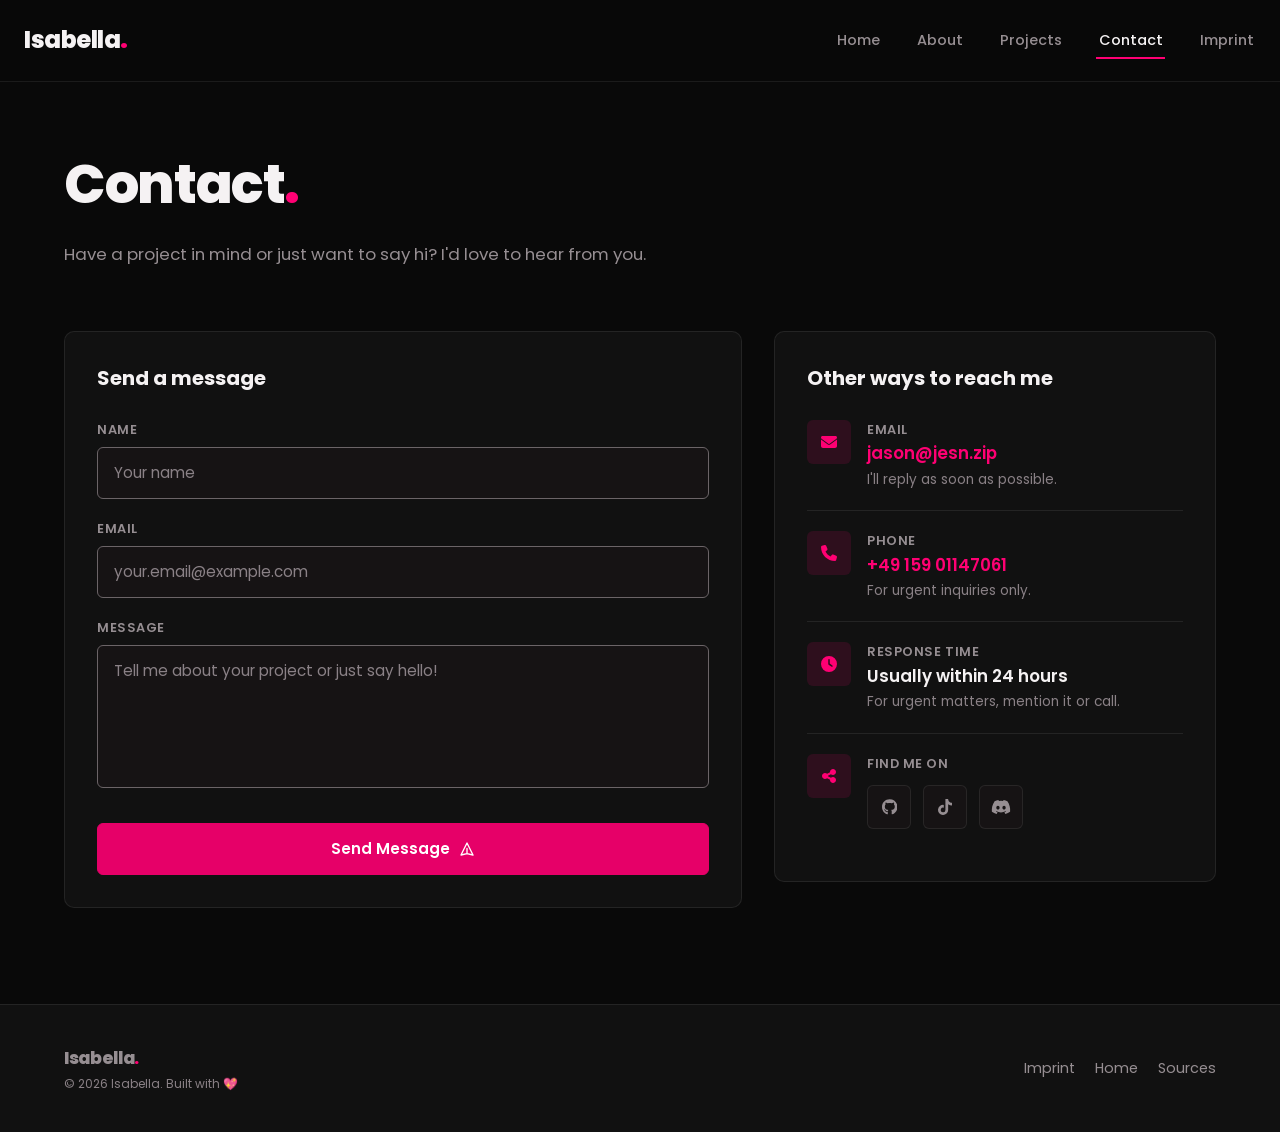
<file: contact.html>
<!doctype html>
<html lang="en">
  <head>
    <meta charset="UTF-8" />
    <meta name="viewport" content="width=device-width, initial-scale=1.0" />
    <title>Contact — Isabella</title>
    <link rel="preconnect" href="https://fonts.googleapis.com" />
    <link rel="preconnect" href="https://fonts.gstatic.com" crossorigin />
    <link
      href="https://fonts.googleapis.com/css2?family=Poppins:wght@400;500;600;700;800&family=JetBrains+Mono:wght@400&display=swap"
      rel="stylesheet"
    />
    <link rel="stylesheet" href="./out.css" />
    <script>document.documentElement.classList.add("js");</script>
  </head>
  <!-- Icons: Font Awesome Free 6.4 by @fontawesome, https://fontawesome.com (CC BY 4.0) -->
  <body>
    <!-- Nav -->
    <nav class="nav-strip" id="nav-strip">
      <div class="max-w-7xl mx-auto flex justify-between items-center">
        <a href="/" class="logo">Isabella<em>.</em></a>
        <div class="hidden md:flex items-center gap-8">
          <a href="/" class="nav-link">Home</a>
          <a href="/#about" class="nav-link">About</a>
          <a href="/#projects" class="nav-link">Projects</a>
          <a href="./contact" class="nav-link is-current">Contact</a>
          <a href="./imprint" class="nav-link">Imprint</a>
        </div>
        <button
          id="mobile-menu-button"
          class="md:hidden flex items-center justify-center icon-btn"
          aria-label="Menu"
          aria-controls="mobile-menu"
          aria-expanded="false"
        >
          <svg class="w-5 h-5" aria-hidden="true" fill="none" stroke="currentColor" viewBox="0 0 24 24">
            <path class="mobile-menu-icon" stroke-linecap="round" stroke-linejoin="round" stroke-width="2" d="M4 6h16M4 12h16M4 18h16" />
          </svg>
        </button>
      </div>
      <div id="mobile-menu" class="mt-4 md:hidden">
        <div class="flex flex-col gap-3 p-4" style="background: var(--panel-2); border: 1px solid var(--seam)">
          <a href="/" class="nav-link text-center">Home</a>
          <a href="/#about" class="nav-link text-center">About</a>
          <a href="/#projects" class="nav-link text-center">Projects</a>
          <a href="./contact" class="nav-link text-center is-current">Contact</a>
          <a href="./imprint" class="nav-link text-center">Imprint</a>
        </div>
      </div>
    </nav>

    <!-- Main -->
    <main class="pt-36 pb-24 px-6">
      <div class="max-w-6xl mx-auto">
        <div class="section-head reveal mb-16">
          <h1 class="mb-4">Contact<span style="color: var(--accent)">.</span></h1>
          <p>Have a project in mind or just want to say hi? I'd love to hear from you.</p>
        </div>

        <div class="grid lg:grid-cols-5 gap-8 items-start">
          <!-- Form panel -->
          <div class="lg:col-span-3 panel panel--static p-8 reveal" style="transition-delay: 0.05s">
            <h2 class="text-xl font-bold mb-7" style="color: var(--text-1)">Send a message</h2>
            <form action="https://formspree.io/f/xblgvqoe" method="POST" class="flex flex-col gap-5">
              <div>
                <label class="field-label" for="name">Name</label>
                <input type="text" id="name" name="name" required placeholder="Your name" class="field" />
              </div>
              <div>
                <label class="field-label" for="email">Email</label>
                <input type="email" id="email" name="email" required placeholder="your.email@example.com" class="field" />
              </div>
              <div>
                <label class="field-label" for="message">Message</label>
                <textarea id="message" name="message" rows="5" required placeholder="Tell me about your project or just say hello!" class="field" style="resize: none"></textarea>
              </div>
              <button type="submit" class="panel-btn panel-btn--accent w-full mt-2">
                Send Message
                <svg width="16" height="16" fill="none" stroke="currentColor" viewBox="0 0 24 24">
                  <path stroke-linecap="round" stroke-linejoin="round" stroke-width="2" d="M12 19l9 2-9-18-9 18 9-2zm0 0v-8" />
                </svg>
              </button>
            </form>
          </div>

          <!-- Info panel -->
          <div class="lg:col-span-2 panel panel--static p-8 reveal" style="transition-delay: 0.1s">
            <h2 class="text-xl font-bold mb-7" style="color: var(--text-1)">Other ways to reach me</h2>
            <ul class="info-list">
              <li>
                <div class="icon-well"><svg class="icon" viewBox="0 0 512 512" style="width:1em" aria-hidden="true" focusable="false"><path d="M48 64C21.5 64 0 85.5 0 112c0 15.1 7.1 29.3 19.2 38.4L236.8 313.6c11.4 8.5 27 8.5 38.4 0L492.8 150.4c12.1-9.1 19.2-23.3 19.2-38.4c0-26.5-21.5-48-48-48H48zM0 176V384c0 35.3 28.7 64 64 64H448c35.3 0 64-28.7 64-64V176L294.4 339.2c-22.8 17.1-54 17.1-76.8 0L0 176z"/></svg></div>
                <div>
                  <p class="label">Email</p>
                  <a href="mailto:jason@jesn.zip" class="value">jason@jesn.zip</a>
                  <p class="note">I'll reply as soon as possible.</p>
                </div>
              </li>
              <li>
                <div class="icon-well"><svg class="icon" viewBox="0 0 512 512" style="width:1em" aria-hidden="true" focusable="false"><path d="M164.9 24.6c-7.7-18.6-28-28.5-47.4-23.2l-88 24C12.1 30.2 0 46 0 64C0 311.4 200.6 512 448 512c18 0 33.8-12.1 38.6-29.5l24-88c5.3-19.4-4.6-39.7-23.2-47.4l-96-40c-16.3-6.8-35.2-2.1-46.3 11.6L304.7 368C234.3 334.7 177.3 277.7 144 207.3L193.3 167c13.7-11.2 18.4-30 11.6-46.3l-40-96z"/></svg></div>
                <div>
                  <p class="label">Phone</p>
                  <a href="tel:+4915901147061" class="value">+49 159 01147061</a>
                  <p class="note">For urgent inquiries only.</p>
                </div>
              </li>
              <li>
                <div class="icon-well"><svg class="icon" viewBox="0 0 512 512" style="width:1em" aria-hidden="true" focusable="false"><path d="M256 0a256 256 0 1 1 0 512A256 256 0 1 1 256 0zM232 120V256c0 8 4 15.5 10.7 20l96 64c11 7.4 25.9 4.4 33.3-6.7s4.4-25.9-6.7-33.3L280 243.2V120c0-13.3-10.7-24-24-24s-24 10.7-24 24z"/></svg></div>
                <div>
                  <p class="label">Response time</p>
                  <p class="value" style="color: var(--text-1)">Usually within 24 hours</p>
                  <p class="note">For urgent matters, mention it or call.</p>
                </div>
              </li>
              <li>
                <div class="icon-well"><svg class="icon" viewBox="0 0 448 512" style="width:0.875em" aria-hidden="true" focusable="false"><path d="M352 224c53 0 96-43 96-96s-43-96-96-96s-96 43-96 96c0 4 .2 8 .7 11.9l-94.1 47C145.4 170.2 121.9 160 96 160c-53 0-96 43-96 96s43 96 96 96c25.9 0 49.4-10.2 66.6-26.9l94.1 47c-.5 3.9-.7 7.8-.7 11.9c0 53 43 96 96 96s96-43 96-96s-43-96-96-96c-25.9 0-49.4 10.2-66.6 26.9l-94.1-47c.5-3.9 .7-7.8 .7-11.9s-.2-8-.7-11.9l94.1-47C302.6 213.8 326.1 224 352 224z"/></svg></div>
                <div>
                  <p class="label">Find me on</p>
                  <div class="flex gap-3 mt-3">
                    <a href="https://github.com/isanosaurus" target="_blank" rel="noopener noreferrer" class="social-panel" title="GitHub" aria-label="GitHub"><svg class="icon" viewBox="0 0 496 512" style="width:0.969em" aria-hidden="true" focusable="false"><path d="M165.9 397.4c0 2-2.3 3.6-5.2 3.6-3.3.3-5.6-1.3-5.6-3.6 0-2 2.3-3.6 5.2-3.6 3-.3 5.6 1.3 5.6 3.6zm-31.1-4.5c-.7 2 1.3 4.3 4.3 4.9 2.6 1 5.6 0 6.2-2s-1.3-4.3-4.3-5.2c-2.6-.7-5.5.3-6.2 2.3zm44.2-1.7c-2.9.7-4.9 2.6-4.6 4.9.3 2 2.9 3.3 5.9 2.6 2.9-.7 4.9-2.6 4.6-4.6-.3-1.9-3-3.2-5.9-2.9zM244.8 8C106.1 8 0 113.3 0 252c0 110.9 69.8 205.8 169.5 239.2 12.8 2.3 17.3-5.6 17.3-12.1 0-6.2-.3-40.4-.3-61.4 0 0-70 15-84.7-29.8 0 0-11.4-29.1-27.8-36.6 0 0-22.9-15.7 1.6-15.4 0 0 24.9 2 38.6 25.8 21.9 38.6 58.6 27.5 72.9 20.9 2.3-16 8.8-27.1 16-33.7-55.9-6.2-112.3-14.3-112.3-110.5 0-27.5 7.6-41.3 23.6-58.9-2.6-6.5-11.1-33.3 2.6-67.9 20.9-6.5 69 27 69 27 20-5.6 41.5-8.5 62.8-8.5s42.8 2.9 62.8 8.5c0 0 48.1-33.6 69-27 13.7 34.7 5.2 61.4 2.6 67.9 16 17.7 25.8 31.5 25.8 58.9 0 96.5-58.9 104.2-114.8 110.5 9.2 7.9 17 22.9 17 46.4 0 33.7-.3 75.4-.3 83.6 0 6.5 4.6 14.4 17.3 12.1C428.2 457.8 496 362.9 496 252 496 113.3 383.5 8 244.8 8zM97.2 352.9c-1.3 1-1 3.3.7 5.2 1.6 1.6 3.9 2.3 5.2 1 1.3-1 1-3.3-.7-5.2-1.6-1.6-3.9-2.3-5.2-1zm-10.8-8.1c-.7 1.3.3 2.9 2.3 3.9 1.6 1 3.6.7 4.3-.7.7-1.3-.3-2.9-2.3-3.9-2-.6-3.6-.3-4.3.7zm32.4 35.6c-1.6 1.3-1 4.3 1.3 6.2 2.3 2.3 5.2 2.6 6.5 1 1.3-1.3.7-4.3-1.3-6.2-2.2-2.3-5.2-2.6-6.5-1zm-11.4-14.7c-1.6 1-1.6 3.6 0 5.9 1.6 2.3 4.3 3.3 5.6 2.3 1.6-1.3 1.6-3.9 0-6.2-1.4-2.3-4-3.3-5.6-2z"/></svg></a>
                    <a href="https://tiktok.com/@deutscher775" target="_blank" rel="noopener noreferrer" class="social-panel" title="TikTok" aria-label="TikTok"><svg class="icon" viewBox="0 0 448 512" style="width:0.875em" aria-hidden="true" focusable="false"><path d="M448,209.91a210.06,210.06,0,0,1-122.77-39.25V349.38A162.55,162.55,0,1,1,185,188.31V278.2a74.62,74.62,0,1,0,52.23,71.18V0l88,0a121.18,121.18,0,0,0,1.86,22.17h0A122.18,122.18,0,0,0,381,102.39a121.43,121.43,0,0,0,67,20.14Z"/></svg></a>
                    <a href="https://discord.com/users/690123872674119710" target="_blank" rel="noopener noreferrer" class="social-panel" title="Discord" aria-label="Discord"><svg class="icon" viewBox="0 0 640 512" style="width:1.25em" aria-hidden="true" focusable="false"><path d="M524.531,69.836a1.5,1.5,0,0,0-.764-.7A485.065,485.065,0,0,0,404.081,32.03a1.816,1.816,0,0,0-1.923.91,337.461,337.461,0,0,0-14.9,30.6,447.848,447.848,0,0,0-134.426,0,309.541,309.541,0,0,0-15.135-30.6,1.89,1.89,0,0,0-1.924-.91A483.689,483.689,0,0,0,116.085,69.137a1.712,1.712,0,0,0-.788.676C39.068,183.651,18.186,294.69,28.43,404.354a2.016,2.016,0,0,0,.765,1.375A487.666,487.666,0,0,0,176.02,479.918a1.9,1.9,0,0,0,2.063-.676A348.2,348.2,0,0,0,208.12,430.4a1.86,1.86,0,0,0-1.019-2.588,321.173,321.173,0,0,1-45.868-21.853,1.885,1.885,0,0,1-.185-3.126c3.082-2.309,6.166-4.711,9.109-7.137a1.819,1.819,0,0,1,1.9-.256c96.229,43.917,200.41,43.917,295.5,0a1.812,1.812,0,0,1,1.924.233c2.944,2.426,6.027,4.851,9.132,7.16a1.884,1.884,0,0,1-.162,3.126,301.407,301.407,0,0,1-45.89,21.83,1.875,1.875,0,0,0-1,2.611,391.055,391.055,0,0,0,30.014,48.815,1.864,1.864,0,0,0,2.063.7A486.048,486.048,0,0,0,610.7,405.729a1.882,1.882,0,0,0,.765-1.352C623.729,277.594,590.933,167.465,524.531,69.836ZM222.491,337.58c-28.972,0-52.844-26.587-52.844-59.239S193.056,219.1,222.491,219.1c29.665,0,53.306,26.82,52.843,59.239C275.334,310.993,251.924,337.58,222.491,337.58Zm195.38,0c-28.971,0-52.843-26.587-52.843-59.239S388.437,219.1,417.871,219.1c29.667,0,53.307,26.82,52.844,59.239C470.715,310.993,447.538,337.58,417.871,337.58Z"/></svg></a>
                  </div>
                </div>
              </li>
            </ul>
          </div>
        </div>
      </div>
    </main>

    <!-- Footer -->
    <footer class="footer-strip py-10 px-6">
      <div class="max-w-6xl mx-auto flex flex-col md:flex-row justify-between items-center gap-4">
        <div>
          <a href="/" class="logo" style="font-size: 1.1rem">Isabella<em>.</em></a>
          <p class="text-xs mt-1" style="color: var(--text-3)">
            © <span id="current-year"></span> Isabella. Built with 💖
          </p>
        </div>
        <div class="flex items-center gap-5">
          <a href="./imprint">Imprint</a>
          <a href="/">Home</a>
          <a href="./sources">Sources</a>
        </div>
      </div>
    </footer>

    <script>
      const navStrip = document.getElementById("nav-strip");
      window.addEventListener("scroll", () => navStrip.classList.toggle("is-scrolled", window.scrollY > 40));

      const mobileBtn = document.getElementById("mobile-menu-button");
      const mobileMenu = document.getElementById("mobile-menu");
      mobileBtn.addEventListener("click", () => {
        mobileMenu.classList.toggle("is-open");
        mobileBtn.setAttribute("aria-expanded", mobileMenu.classList.contains("is-open"));
        const icon = mobileBtn.querySelector(".mobile-menu-icon");
        icon.setAttribute("d", mobileMenu.classList.contains("is-open") ? "M6 18L18 6M6 6l12 12" : "M4 6h16M4 12h16M4 18h16");
      });
      document.querySelectorAll(".nav-link").forEach((l) =>
        l.addEventListener("click", () => {
          mobileMenu.classList.remove("is-open");
          mobileBtn.setAttribute("aria-expanded", "false");
          mobileBtn.querySelector(".mobile-menu-icon").setAttribute("d", "M4 6h16M4 12h16M4 18h16");
        }),
      );

      const revealObserver = new IntersectionObserver(
        (entries) => {
          entries.forEach((e) => {
            if (e.isIntersecting) {
              e.target.classList.add("is-visible");
              revealObserver.unobserve(e.target);
            }
          });
        },
        { threshold: 0.1 },
      );
      document.querySelectorAll(".reveal").forEach((el) => revealObserver.observe(el));

      document.getElementById("current-year").textContent = new Date().getFullYear();
    </script>
  </body>
</html>
</file>
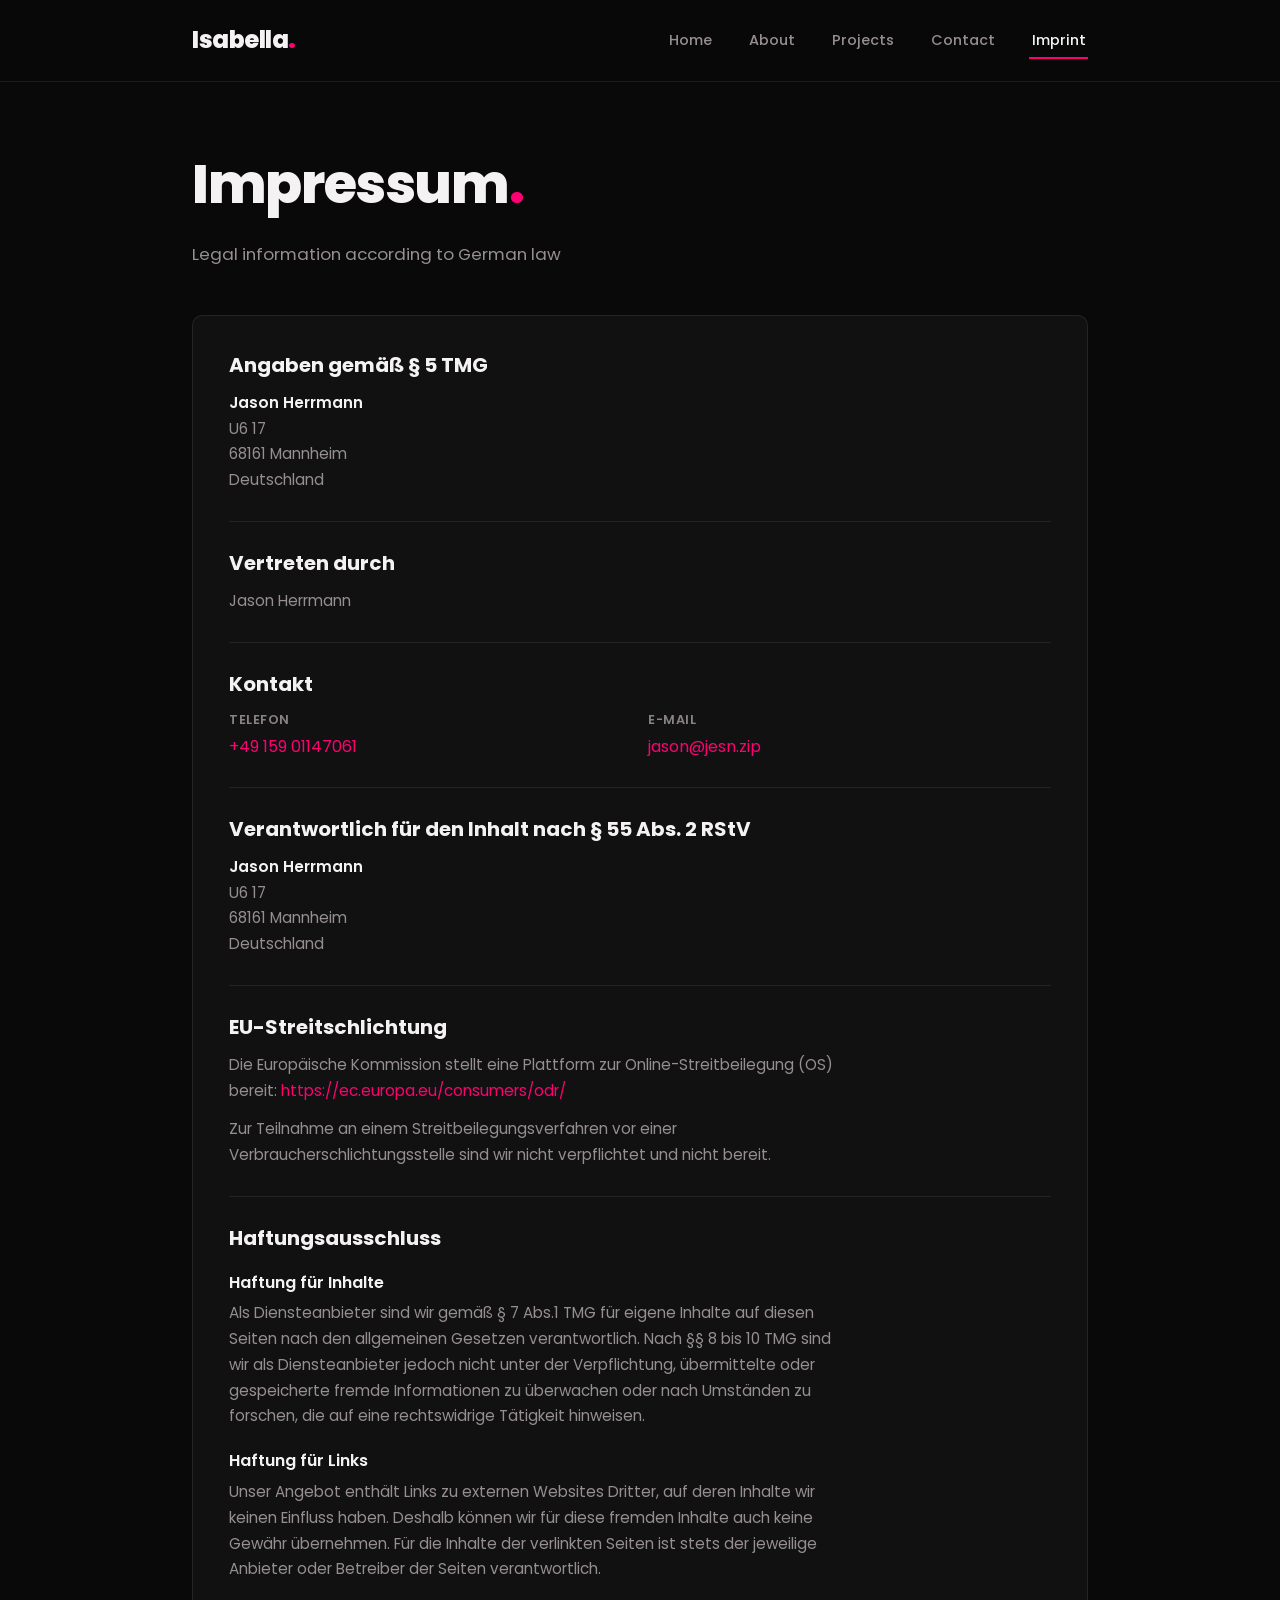
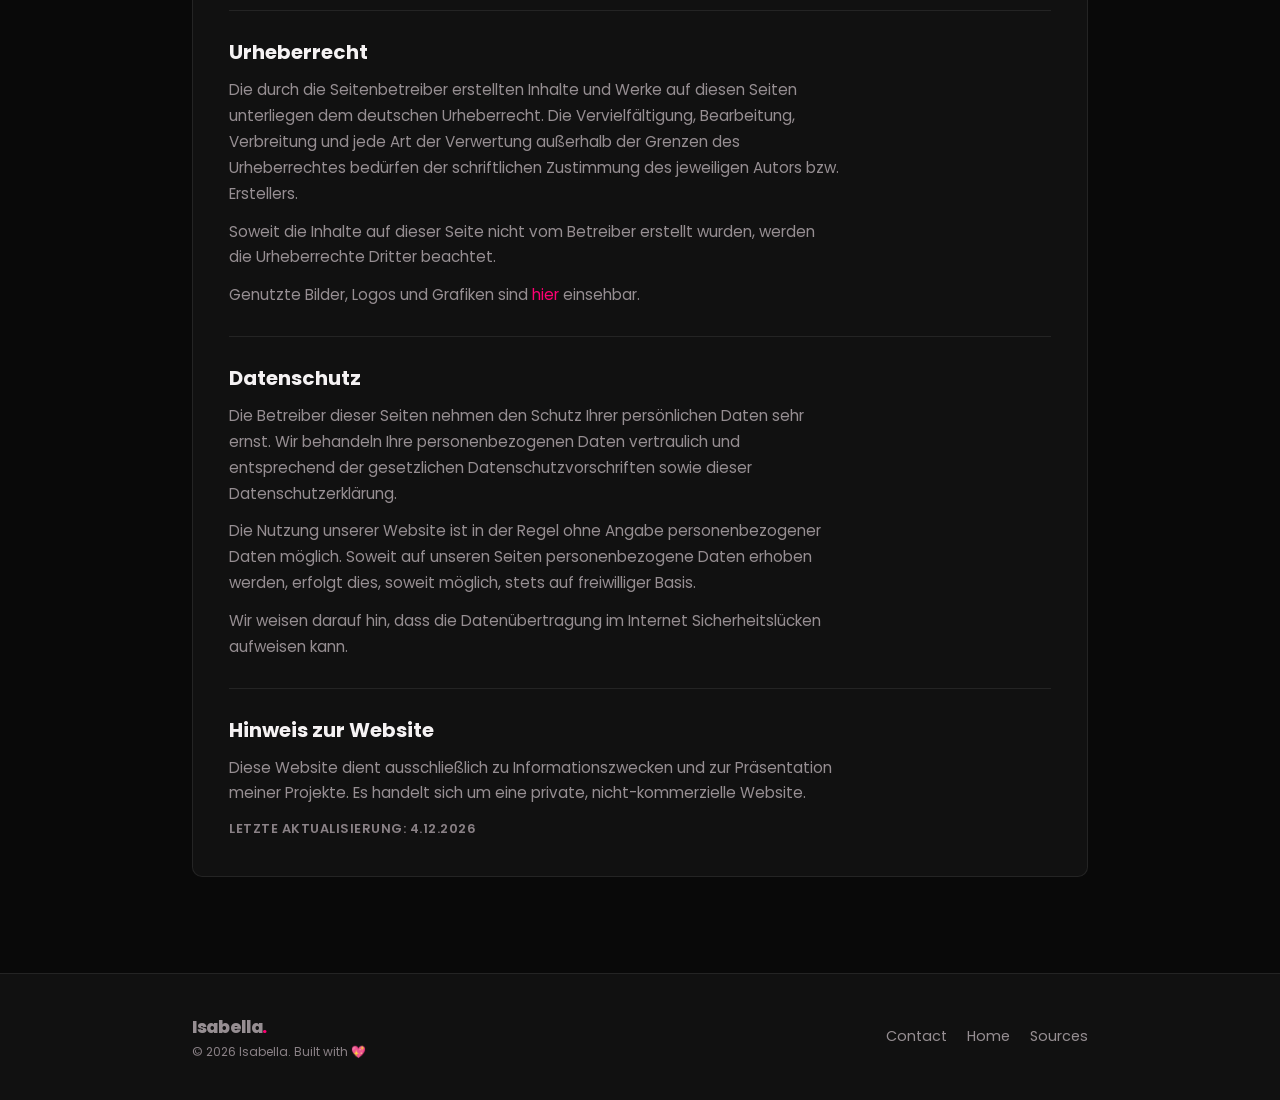
<file: imprint.html>
<!doctype html>
<html lang="en">
  <head>
    <meta charset="UTF-8" />
    <meta name="viewport" content="width=device-width, initial-scale=1.0" />
    <title>Impressum — Isabella</title>
    <link rel="preconnect" href="https://fonts.googleapis.com" />
    <link rel="preconnect" href="https://fonts.gstatic.com" crossorigin />
    <link
      href="https://fonts.googleapis.com/css2?family=Poppins:wght@400;500;600;700;800&family=JetBrains+Mono:wght@400&display=swap"
      rel="stylesheet"
    />
    <link rel="stylesheet" href="./out.css" />
    <script>document.documentElement.classList.add("js");</script>
  </head>
  <body>
    <!-- Nav -->
    <nav class="nav-strip" id="nav-strip">
      <div class="max-w-4xl mx-auto flex justify-between items-center">
        <a href="/" class="logo">Isabella<em>.</em></a>
        <div class="hidden md:flex items-center gap-8">
          <a href="/" class="nav-link">Home</a>
          <a href="/#about" class="nav-link">About</a>
          <a href="/#projects" class="nav-link">Projects</a>
          <a href="./contact" class="nav-link">Contact</a>
          <a href="./imprint" class="nav-link is-current">Imprint</a>
        </div>
        <button
          id="mobile-menu-button"
          class="md:hidden flex items-center justify-center icon-btn"
          aria-label="Menu"
          aria-controls="mobile-menu"
          aria-expanded="false"
        >
          <svg class="w-5 h-5" aria-hidden="true" fill="none" stroke="currentColor" viewBox="0 0 24 24">
            <path class="mobile-menu-icon" stroke-linecap="round" stroke-linejoin="round" stroke-width="2" d="M4 6h16M4 12h16M4 18h16" />
          </svg>
        </button>
      </div>
      <div id="mobile-menu" class="mt-4 md:hidden">
        <div class="flex flex-col gap-3 p-4" style="background: var(--panel-2); border: 1px solid var(--seam)">
          <a href="/" class="nav-link text-center">Home</a>
          <a href="/#about" class="nav-link text-center">About</a>
          <a href="/#projects" class="nav-link text-center">Projects</a>
          <a href="./contact" class="nav-link text-center">Contact</a>
          <a href="./imprint" class="nav-link text-center is-current">Imprint</a>
        </div>
      </div>
    </nav>

    <main class="pt-36 pb-24 px-6">
      <div class="max-w-4xl mx-auto">
        <div class="section-head reveal mb-12">
          <h1 class="mb-4">Impressum<span style="color: var(--accent)">.</span></h1>
          <p>Legal information according to German law</p>
        </div>

        <div class="doc-panel reveal" style="transition-delay: 0.05s">
          <section class="doc-block">
            <h2>Angaben gemäß § 5 TMG</h2>
            <p><span class="name">Jason Herrmann</span><br />U6 17<br />68161 Mannheim<br />Deutschland</p>
          </section>

          <section class="doc-block">
            <h2>Vertreten durch</h2>
            <p>Jason Herrmann</p>
          </section>

          <section class="doc-block">
            <h2>Kontakt</h2>
            <div class="grid sm:grid-cols-2 gap-4">
              <div>
                <p class="doc-meta mb-1">Telefon</p>
                <a href="tel:+4915901147061" class="contact-link">+49 159 01147061</a>
              </div>
              <div>
                <p class="doc-meta mb-1">E-Mail</p>
                <a href="mailto:jason@jesn.zip" class="contact-link">jason@jesn.zip</a>
              </div>
            </div>
          </section>

          <section class="doc-block">
            <h2>Verantwortlich für den Inhalt nach § 55 Abs. 2 RStV</h2>
            <p><span class="name">Jason Herrmann</span><br />U6 17<br />68161 Mannheim<br />Deutschland</p>
          </section>

          <section class="doc-block">
            <h2>EU-Streitschlichtung</h2>
            <p>Die Europäische Kommission stellt eine Plattform zur Online-Streitbeilegung (OS) bereit: <a href="https://ec.europa.eu/consumers/odr/" target="_blank" rel="noopener noreferrer" class="break-all">https://ec.europa.eu/consumers/odr/</a></p>
            <p>Zur Teilnahme an einem Streitbeilegungsverfahren vor einer Verbraucherschlichtungsstelle sind wir nicht verpflichtet und nicht bereit.</p>
          </section>

          <section class="doc-block">
            <h2>Haftungsausschluss</h2>
            <h3>Haftung für Inhalte</h3>
            <p>Als Diensteanbieter sind wir gemäß § 7 Abs.1 TMG für eigene Inhalte auf diesen Seiten nach den allgemeinen Gesetzen verantwortlich. Nach §§ 8 bis 10 TMG sind wir als Diensteanbieter jedoch nicht unter der Verpflichtung, übermittelte oder gespeicherte fremde Informationen zu überwachen oder nach Umständen zu forschen, die auf eine rechtswidrige Tätigkeit hinweisen.</p>
            <h3>Haftung für Links</h3>
            <p>Unser Angebot enthält Links zu externen Websites Dritter, auf deren Inhalte wir keinen Einfluss haben. Deshalb können wir für diese fremden Inhalte auch keine Gewähr übernehmen. Für die Inhalte der verlinkten Seiten ist stets der jeweilige Anbieter oder Betreiber der Seiten verantwortlich.</p>
          </section>

          <section class="doc-block">
            <h2>Urheberrecht</h2>
            <p>Die durch die Seitenbetreiber erstellten Inhalte und Werke auf diesen Seiten unterliegen dem deutschen Urheberrecht. Die Vervielfältigung, Bearbeitung, Verbreitung und jede Art der Verwertung außerhalb der Grenzen des Urheberrechtes bedürfen der schriftlichen Zustimmung des jeweiligen Autors bzw. Erstellers.</p>
            <p>Soweit die Inhalte auf dieser Seite nicht vom Betreiber erstellt wurden, werden die Urheberrechte Dritter beachtet.</p>
            <p>Genutzte Bilder, Logos und Grafiken sind <a href="./sources">hier</a> einsehbar.</p>
          </section>

          <section class="doc-block">
            <h2>Datenschutz</h2>
            <p>Die Betreiber dieser Seiten nehmen den Schutz Ihrer persönlichen Daten sehr ernst. Wir behandeln Ihre personenbezogenen Daten vertraulich und entsprechend der gesetzlichen Datenschutzvorschriften sowie dieser Datenschutzerklärung.</p>
            <p>Die Nutzung unserer Website ist in der Regel ohne Angabe personenbezogener Daten möglich. Soweit auf unseren Seiten personenbezogene Daten erhoben werden, erfolgt dies, soweit möglich, stets auf freiwilliger Basis.</p>
            <p>Wir weisen darauf hin, dass die Datenübertragung im Internet Sicherheitslücken aufweisen kann.</p>
          </section>

          <section class="doc-block">
            <h2>Hinweis zur Website</h2>
            <p>Diese Website dient ausschließlich zu Informationszwecken und zur Präsentation meiner Projekte. Es handelt sich um eine private, nicht-kommerzielle Website.</p>
            <p class="doc-meta mt-4">Letzte Aktualisierung: <span id="last-updated"></span></p>
          </section>
        </div>
      </div>
    </main>

    <!-- Footer -->
    <footer class="footer-strip py-10 px-6">
      <div class="max-w-4xl mx-auto flex flex-col md:flex-row justify-between items-center gap-4">
        <div>
          <a href="/" class="logo" style="font-size: 1.1rem">Isabella<em>.</em></a>
          <p class="text-xs mt-1" style="color: var(--text-3)">
            © <span id="current-year"></span> Isabella. Built with 💖
          </p>
        </div>
        <div class="flex items-center gap-5">
          <a href="./contact">Contact</a>
          <a href="/">Home</a>
          <a href="./sources">Sources</a>
        </div>
      </div>
    </footer>

    <script>
      const navStrip = document.getElementById("nav-strip");
      window.addEventListener("scroll", () => navStrip.classList.toggle("is-scrolled", window.scrollY > 40));
      const mobileBtn = document.getElementById("mobile-menu-button");
      const mobileMenu = document.getElementById("mobile-menu");
      mobileBtn.addEventListener("click", () => {
        mobileMenu.classList.toggle("is-open");
        mobileBtn.setAttribute("aria-expanded", mobileMenu.classList.contains("is-open"));
        const icon = mobileBtn.querySelector(".mobile-menu-icon");
        icon.setAttribute("d", mobileMenu.classList.contains("is-open") ? "M6 18L18 6M6 6l12 12" : "M4 6h16M4 12h16M4 18h16");
      });

      const revealObserver = new IntersectionObserver(
        (entries) => {
          entries.forEach((e) => {
            if (e.isIntersecting) {
              e.target.classList.add("is-visible");
              revealObserver.unobserve(e.target);
            }
          });
        },
        { threshold: 0.1 },
      );
      document.querySelectorAll(".reveal").forEach((el) => revealObserver.observe(el));

      document.getElementById("current-year").textContent = new Date().getFullYear();
      document.getElementById("last-updated").textContent = new Date().toLocaleDateString("de-DE");
    </script>
  </body>
</html>
</file>
<file: out.css>
/*! tailwindcss v4.1.11 | MIT License | https://tailwindcss.com */
@layer properties;
@layer theme, base, components, utilities;
@layer theme {
  :root, :host {
    --font-sans: ui-sans-serif, system-ui, sans-serif, "Apple Color Emoji",
      "Segoe UI Emoji", "Segoe UI Symbol", "Noto Color Emoji";
    --font-mono: ui-monospace, SFMono-Regular, Menlo, Monaco, Consolas, "Liberation Mono",
      "Courier New", monospace;
    --color-red-500: oklch(63.7% 0.237 25.331);
    --color-red-700: oklch(50.5% 0.213 27.518);
    --color-yellow-100: oklch(97.3% 0.071 103.193);
    --color-green-200: oklch(92.5% 0.084 155.995);
    --color-green-400: oklch(79.2% 0.209 151.711);
    --color-green-500: oklch(72.3% 0.219 149.579);
    --color-green-600: oklch(62.7% 0.194 149.214);
    --color-blue-100: oklch(93.2% 0.032 255.585);
    --color-gray-200: oklch(92.8% 0.006 264.531);
    --color-gray-400: oklch(70.7% 0.022 261.325);
    --color-gray-800: oklch(27.8% 0.033 256.848);
    --color-white: #fff;
    --spacing: 0.25rem;
    --container-xl: 36rem;
    --container-2xl: 42rem;
    --container-3xl: 48rem;
    --container-4xl: 56rem;
    --container-6xl: 72rem;
    --container-7xl: 80rem;
    --text-xs: 0.75rem;
    --text-xs--line-height: calc(1 / 0.75);
    --text-sm: 0.875rem;
    --text-sm--line-height: calc(1.25 / 0.875);
    --text-lg: 1.125rem;
    --text-lg--line-height: calc(1.75 / 1.125);
    --text-xl: 1.25rem;
    --text-xl--line-height: calc(1.75 / 1.25);
    --text-4xl: 2.25rem;
    --text-4xl--line-height: calc(2.5 / 2.25);
    --font-weight-semibold: 600;
    --font-weight-bold: 700;
    --leading-relaxed: 1.625;
    --radius-sm: 0.25rem;
    --ease-in: cubic-bezier(0.4, 0, 1, 1);
    --ease-out: cubic-bezier(0, 0, 0.2, 1);
    --ease-in-out: cubic-bezier(0.4, 0, 0.2, 1);
    --default-transition-duration: 150ms;
    --default-transition-timing-function: cubic-bezier(0.4, 0, 0.2, 1);
    --default-font-family: var(--font-sans);
    --default-mono-font-family: var(--font-mono);
  }
}
@layer base {
  *, ::after, ::before, ::backdrop, ::file-selector-button {
    box-sizing: border-box;
    margin: 0;
    padding: 0;
    border: 0 solid;
  }
  html, :host {
    line-height: 1.5;
    -webkit-text-size-adjust: 100%;
    tab-size: 4;
    font-family: var(--default-font-family, ui-sans-serif, system-ui, sans-serif, "Apple Color Emoji", "Segoe UI Emoji", "Segoe UI Symbol", "Noto Color Emoji");
    font-feature-settings: var(--default-font-feature-settings, normal);
    font-variation-settings: var(--default-font-variation-settings, normal);
    -webkit-tap-highlight-color: transparent;
  }
  hr {
    height: 0;
    color: inherit;
    border-top-width: 1px;
  }
  abbr:where([title]) {
    -webkit-text-decoration: underline dotted;
    text-decoration: underline dotted;
  }
  h1, h2, h3, h4, h5, h6 {
    font-size: inherit;
    font-weight: inherit;
  }
  a {
    color: inherit;
    -webkit-text-decoration: inherit;
    text-decoration: inherit;
  }
  b, strong {
    font-weight: bolder;
  }
  code, kbd, samp, pre {
    font-family: var(--default-mono-font-family, ui-monospace, SFMono-Regular, Menlo, Monaco, Consolas, "Liberation Mono", "Courier New", monospace);
    font-feature-settings: var(--default-mono-font-feature-settings, normal);
    font-variation-settings: var(--default-mono-font-variation-settings, normal);
    font-size: 1em;
  }
  small {
    font-size: 80%;
  }
  sub, sup {
    font-size: 75%;
    line-height: 0;
    position: relative;
    vertical-align: baseline;
  }
  sub {
    bottom: -0.25em;
  }
  sup {
    top: -0.5em;
  }
  table {
    text-indent: 0;
    border-color: inherit;
    border-collapse: collapse;
  }
  :-moz-focusring {
    outline: auto;
  }
  progress {
    vertical-align: baseline;
  }
  summary {
    display: list-item;
  }
  ol, ul, menu {
    list-style: none;
  }
  img, svg, video, canvas, audio, iframe, embed, object {
    display: block;
    vertical-align: middle;
  }
  img, video {
    max-width: 100%;
    height: auto;
  }
  button, input, select, optgroup, textarea, ::file-selector-button {
    font: inherit;
    font-feature-settings: inherit;
    font-variation-settings: inherit;
    letter-spacing: inherit;
    color: inherit;
    border-radius: 0;
    background-color: transparent;
    opacity: 1;
  }
  :where(select:is([multiple], [size])) optgroup {
    font-weight: bolder;
  }
  :where(select:is([multiple], [size])) optgroup option {
    padding-inline-start: 20px;
  }
  ::file-selector-button {
    margin-inline-end: 4px;
  }
  ::placeholder {
    opacity: 1;
  }
  @supports (not (-webkit-appearance: -apple-pay-button))  or (contain-intrinsic-size: 1px) {
    ::placeholder {
      color: currentcolor;
      @supports (color: color-mix(in lab, red, red)) {
        color: color-mix(in oklab, currentcolor 50%, transparent);
      }
    }
  }
  textarea {
    resize: vertical;
  }
  ::-webkit-search-decoration {
    -webkit-appearance: none;
  }
  ::-webkit-date-and-time-value {
    min-height: 1lh;
    text-align: inherit;
  }
  ::-webkit-datetime-edit {
    display: inline-flex;
  }
  ::-webkit-datetime-edit-fields-wrapper {
    padding: 0;
  }
  ::-webkit-datetime-edit, ::-webkit-datetime-edit-year-field, ::-webkit-datetime-edit-month-field, ::-webkit-datetime-edit-day-field, ::-webkit-datetime-edit-hour-field, ::-webkit-datetime-edit-minute-field, ::-webkit-datetime-edit-second-field, ::-webkit-datetime-edit-millisecond-field, ::-webkit-datetime-edit-meridiem-field {
    padding-block: 0;
  }
  :-moz-ui-invalid {
    box-shadow: none;
  }
  button, input:where([type="button"], [type="reset"], [type="submit"]), ::file-selector-button {
    appearance: button;
  }
  ::-webkit-inner-spin-button, ::-webkit-outer-spin-button {
    height: auto;
  }
  [hidden]:where(:not([hidden="until-found"])) {
    display: none !important;
  }
}
@layer utilities {
  .absolute {
    position: absolute;
  }
  .relative {
    position: relative;
  }
  .inset-0 {
    inset: calc(var(--spacing) * 0);
  }
  .z-10 {
    z-index: 10;
  }
  .container {
    width: 100%;
    @media (width >= 40rem) {
      max-width: 40rem;
    }
    @media (width >= 48rem) {
      max-width: 48rem;
    }
    @media (width >= 64rem) {
      max-width: 64rem;
    }
    @media (width >= 80rem) {
      max-width: 80rem;
    }
    @media (width >= 96rem) {
      max-width: 96rem;
    }
  }
  .mx-auto {
    margin-inline: auto;
  }
  .mt-1 {
    margin-top: calc(var(--spacing) * 1);
  }
  .mt-2 {
    margin-top: calc(var(--spacing) * 2);
  }
  .mt-3 {
    margin-top: calc(var(--spacing) * 3);
  }
  .mt-4 {
    margin-top: calc(var(--spacing) * 4);
  }
  .mt-5 {
    margin-top: calc(var(--spacing) * 5);
  }
  .mt-6 {
    margin-top: calc(var(--spacing) * 6);
  }
  .mt-8 {
    margin-top: calc(var(--spacing) * 8);
  }
  .mt-10 {
    margin-top: calc(var(--spacing) * 10);
  }
  .mt-16 {
    margin-top: calc(var(--spacing) * 16);
  }
  .mt-24 {
    margin-top: calc(var(--spacing) * 24);
  }
  .mt-auto {
    margin-top: auto;
  }
  .mb-0 {
    margin-bottom: calc(var(--spacing) * 0);
  }
  .mb-1 {
    margin-bottom: calc(var(--spacing) * 1);
  }
  .mb-2 {
    margin-bottom: calc(var(--spacing) * 2);
  }
  .mb-4 {
    margin-bottom: calc(var(--spacing) * 4);
  }
  .mb-7 {
    margin-bottom: calc(var(--spacing) * 7);
  }
  .mb-8 {
    margin-bottom: calc(var(--spacing) * 8);
  }
  .mb-10 {
    margin-bottom: calc(var(--spacing) * 10);
  }
  .mb-12 {
    margin-bottom: calc(var(--spacing) * 12);
  }
  .mb-14 {
    margin-bottom: calc(var(--spacing) * 14);
  }
  .mb-16 {
    margin-bottom: calc(var(--spacing) * 16);
  }
  .ml-4 {
    margin-left: calc(var(--spacing) * 4);
  }
  .block {
    display: block;
  }
  .flex {
    display: flex;
  }
  .grid {
    display: grid;
  }
  .hidden {
    display: none;
  }
  .h-5 {
    height: calc(var(--spacing) * 5);
  }
  .h-6 {
    height: calc(var(--spacing) * 6);
  }
  .h-\[180px\] {
    height: 180px;
  }
  .w-5 {
    width: calc(var(--spacing) * 5);
  }
  .w-6 {
    width: calc(var(--spacing) * 6);
  }
  .w-full {
    width: 100%;
  }
  .max-w-2xl {
    max-width: var(--container-2xl);
  }
  .max-w-3xl {
    max-width: var(--container-3xl);
  }
  .max-w-4xl {
    max-width: var(--container-4xl);
  }
  .max-w-6xl {
    max-width: var(--container-6xl);
  }
  .max-w-7xl {
    max-width: var(--container-7xl);
  }
  .max-w-xl {
    max-width: var(--container-xl);
  }
  .transform {
    transform: var(--tw-rotate-x,) var(--tw-rotate-y,) var(--tw-rotate-z,) var(--tw-skew-x,) var(--tw-skew-y,);
  }
  .resize {
    resize: both;
  }
  .list-inside {
    list-style-position: inside;
  }
  .list-decimal {
    list-style-type: decimal;
  }
  .list-disc {
    list-style-type: disc;
  }
  .grid-cols-1 {
    grid-template-columns: repeat(1, minmax(0, 1fr));
  }
  .flex-col {
    flex-direction: column;
  }
  .flex-wrap {
    flex-wrap: wrap;
  }
  .items-center {
    align-items: center;
  }
  .items-start {
    align-items: flex-start;
  }
  .justify-between {
    justify-content: space-between;
  }
  .justify-center {
    justify-content: center;
  }
  .gap-2 {
    gap: calc(var(--spacing) * 2);
  }
  .gap-3 {
    gap: calc(var(--spacing) * 3);
  }
  .gap-4 {
    gap: calc(var(--spacing) * 4);
  }
  .gap-5 {
    gap: calc(var(--spacing) * 5);
  }
  .gap-6 {
    gap: calc(var(--spacing) * 6);
  }
  .gap-8 {
    gap: calc(var(--spacing) * 8);
  }
  .gap-10 {
    gap: calc(var(--spacing) * 10);
  }
  .gap-16 {
    gap: calc(var(--spacing) * 16);
  }
  .gap-24 {
    gap: calc(var(--spacing) * 24);
  }
  .space-y-1 {
    :where(& > :not(:last-child)) {
      --tw-space-y-reverse: 0;
      margin-block-start: calc(calc(var(--spacing) * 1) * var(--tw-space-y-reverse));
      margin-block-end: calc(calc(var(--spacing) * 1) * calc(1 - var(--tw-space-y-reverse)));
    }
  }
  .gap-x-6 {
    column-gap: calc(var(--spacing) * 6);
  }
  .space-x-8 {
    :where(& > :not(:last-child)) {
      --tw-space-x-reverse: 0;
      margin-inline-start: calc(calc(var(--spacing) * 8) * var(--tw-space-x-reverse));
      margin-inline-end: calc(calc(var(--spacing) * 8) * calc(1 - var(--tw-space-x-reverse)));
    }
  }
  .gap-y-2 {
    row-gap: calc(var(--spacing) * 2);
  }
  .overflow-hidden {
    overflow: hidden;
  }
  .overflow-x-auto {
    overflow-x: auto;
  }
  .rounded {
    border-radius: 0.25rem;
  }
  .border {
    border-style: var(--tw-border-style);
    border-width: 1px;
  }
  .bg-\[var\(--bg\)\] {
    background-color: var(--bg);
  }
  .bg-blue-100 {
    background-color: var(--color-blue-100);
  }
  .bg-gray-200 {
    background-color: var(--color-gray-200);
  }
  .bg-gray-800 {
    background-color: var(--color-gray-800);
  }
  .bg-green-500 {
    background-color: var(--color-green-500);
  }
  .bg-red-500 {
    background-color: var(--color-red-500);
  }
  .bg-red-700 {
    background-color: var(--color-red-700);
  }
  .bg-yellow-100 {
    background-color: var(--color-yellow-100);
  }
  .p-2 {
    padding: calc(var(--spacing) * 2);
  }
  .p-3 {
    padding: calc(var(--spacing) * 3);
  }
  .p-4 {
    padding: calc(var(--spacing) * 4);
  }
  .p-7 {
    padding: calc(var(--spacing) * 7);
  }
  .p-8 {
    padding: calc(var(--spacing) * 8);
  }
  .px-4 {
    padding-inline: calc(var(--spacing) * 4);
  }
  .px-6 {
    padding-inline: calc(var(--spacing) * 6);
  }
  .py-2 {
    padding-block: calc(var(--spacing) * 2);
  }
  .py-10 {
    padding-block: calc(var(--spacing) * 10);
  }
  .py-16 {
    padding-block: calc(var(--spacing) * 16);
  }
  .py-28 {
    padding-block: calc(var(--spacing) * 28);
  }
  .pt-1 {
    padding-top: calc(var(--spacing) * 1);
  }
  .pt-6 {
    padding-top: calc(var(--spacing) * 6);
  }
  .pt-8 {
    padding-top: calc(var(--spacing) * 8);
  }
  .pt-32 {
    padding-top: calc(var(--spacing) * 32);
  }
  .pt-36 {
    padding-top: calc(var(--spacing) * 36);
  }
  .pb-20 {
    padding-bottom: calc(var(--spacing) * 20);
  }
  .pb-24 {
    padding-bottom: calc(var(--spacing) * 24);
  }
  .text-center {
    text-align: center;
  }
  .font-mono {
    font-family: var(--font-mono);
  }
  .text-4xl {
    font-size: var(--text-4xl);
    line-height: var(--tw-leading, var(--text-4xl--line-height));
  }
  .text-lg {
    font-size: var(--text-lg);
    line-height: var(--tw-leading, var(--text-lg--line-height));
  }
  .text-sm {
    font-size: var(--text-sm);
    line-height: var(--tw-leading, var(--text-sm--line-height));
  }
  .text-xl {
    font-size: var(--text-xl);
    line-height: var(--tw-leading, var(--text-xl--line-height));
  }
  .text-xs {
    font-size: var(--text-xs);
    line-height: var(--tw-leading, var(--text-xs--line-height));
  }
  .leading-relaxed {
    --tw-leading: var(--leading-relaxed);
    line-height: var(--leading-relaxed);
  }
  .font-bold {
    --tw-font-weight: var(--font-weight-bold);
    font-weight: var(--font-weight-bold);
  }
  .font-semibold {
    --tw-font-weight: var(--font-weight-semibold);
    font-weight: var(--font-weight-semibold);
  }
  .break-all {
    word-break: break-all;
  }
  .text-gray-400 {
    color: var(--color-gray-400);
  }
  .text-green-400 {
    color: var(--color-green-400);
  }
  .text-green-600 {
    color: var(--color-green-600);
  }
  .text-white {
    color: var(--color-white);
  }
  .filter {
    filter: var(--tw-blur,) var(--tw-brightness,) var(--tw-contrast,) var(--tw-grayscale,) var(--tw-hue-rotate,) var(--tw-invert,) var(--tw-saturate,) var(--tw-sepia,) var(--tw-drop-shadow,);
  }
  .transition {
    transition-property: color, background-color, border-color, outline-color, text-decoration-color, fill, stroke, --tw-gradient-from, --tw-gradient-via, --tw-gradient-to, opacity, box-shadow, transform, translate, scale, rotate, filter, -webkit-backdrop-filter, backdrop-filter, display, visibility, content-visibility, overlay, pointer-events;
    transition-timing-function: var(--tw-ease, var(--default-transition-timing-function));
    transition-duration: var(--tw-duration, var(--default-transition-duration));
  }
  .ease-in {
    --tw-ease: var(--ease-in);
    transition-timing-function: var(--ease-in);
  }
  .ease-in-out {
    --tw-ease: var(--ease-in-out);
    transition-timing-function: var(--ease-in-out);
  }
  .ease-out {
    --tw-ease: var(--ease-out);
    transition-timing-function: var(--ease-out);
  }
  .hover\:text-green-200 {
    &:hover {
      @media (hover: hover) {
        color: var(--color-green-200);
      }
    }
  }
  .sm\:col-span-2 {
    @media (width >= 40rem) {
      grid-column: span 2 / span 2;
    }
  }
  .sm\:block {
    @media (width >= 40rem) {
      display: block;
    }
  }
  .sm\:hidden {
    @media (width >= 40rem) {
      display: none;
    }
  }
  .sm\:grid-cols-2 {
    @media (width >= 40rem) {
      grid-template-columns: repeat(2, minmax(0, 1fr));
    }
  }
  .md\:col-span-2 {
    @media (width >= 48rem) {
      grid-column: span 2 / span 2;
    }
  }
  .md\:block {
    @media (width >= 48rem) {
      display: block;
    }
  }
  .md\:flex {
    @media (width >= 48rem) {
      display: flex;
    }
  }
  .md\:hidden {
    @media (width >= 48rem) {
      display: none;
    }
  }
  .md\:grid-cols-2 {
    @media (width >= 48rem) {
      grid-template-columns: repeat(2, minmax(0, 1fr));
    }
  }
  .md\:grid-cols-3 {
    @media (width >= 48rem) {
      grid-template-columns: repeat(3, minmax(0, 1fr));
    }
  }
  .md\:grid-cols-5 {
    @media (width >= 48rem) {
      grid-template-columns: repeat(5, minmax(0, 1fr));
    }
  }
  .md\:flex-row {
    @media (width >= 48rem) {
      flex-direction: row;
    }
  }
  .md\:py-36 {
    @media (width >= 48rem) {
      padding-block: calc(var(--spacing) * 36);
    }
  }
  .md\:text-left {
    @media (width >= 48rem) {
      text-align: left;
    }
  }
  .lg\:col-span-2 {
    @media (width >= 64rem) {
      grid-column: span 2 / span 2;
    }
  }
  .lg\:col-span-3 {
    @media (width >= 64rem) {
      grid-column: span 3 / span 3;
    }
  }
  .lg\:block {
    @media (width >= 64rem) {
      display: block;
    }
  }
  .lg\:hidden {
    @media (width >= 64rem) {
      display: none;
    }
  }
  .lg\:grid-cols-2 {
    @media (width >= 64rem) {
      grid-template-columns: repeat(2, minmax(0, 1fr));
    }
  }
  .lg\:grid-cols-3 {
    @media (width >= 64rem) {
      grid-template-columns: repeat(3, minmax(0, 1fr));
    }
  }
  .lg\:grid-cols-4 {
    @media (width >= 64rem) {
      grid-template-columns: repeat(4, minmax(0, 1fr));
    }
  }
  .lg\:grid-cols-5 {
    @media (width >= 64rem) {
      grid-template-columns: repeat(5, minmax(0, 1fr));
    }
  }
  .lg\:py-0 {
    @media (width >= 64rem) {
      padding-block: calc(var(--spacing) * 0);
    }
  }
  .xl\:block {
    @media (width >= 80rem) {
      display: block;
    }
  }
  .xl\:hidden {
    @media (width >= 80rem) {
      display: none;
    }
  }
  .xl\:grid-cols-5 {
    @media (width >= 80rem) {
      grid-template-columns: repeat(5, minmax(0, 1fr));
    }
  }
}
:root {
  --bg: #090909;
  --panel: #111111;
  --panel-2: #161314;
  --panel-lit: #1c1517;
  --seam: rgba(255, 255, 255, 0.08);
  --seam-lit: rgba(255, 0, 115, 0.4);
  --accent: #ff0073;
  --accent-dim: rgba(255, 0, 115, 0.12);
  --accent-fill: #e60068;
  --accent-press: #cc005c;
  --accent-hover: #ff2d8a;
  --text-1: #f5f2f3;
  --text-2: #968e92;
  --text-3: #8a8186;
  --line-strong: #6b6467;
  --success: #2ee68a;
  --warn: #f5b642;
  --radius: 10px;
  --radius-sm: 6px;
  --font-display: "Poppins", ui-sans-serif, system-ui, -apple-system, sans-serif;
  --font-mono: "JetBrains Mono", ui-monospace, "SFMono-Regular", Menlo,
    monospace;
}
* {
  box-sizing: border-box;
}
html {
  scroll-behavior: smooth;
}
body {
  background: var(--bg);
  color: var(--text-1);
  font-family: var(--font-display);
  overflow-x: hidden;
}
:focus-visible {
  outline: 2px solid var(--accent);
  outline-offset: 3px;
  border-radius: var(--radius-sm);
}
::selection {
  background: var(--accent-fill);
  color: #fff;
}
::-webkit-scrollbar {
  width: 10px;
}
::-webkit-scrollbar-track {
  background: var(--bg);
}
::-webkit-scrollbar-thumb {
  background: var(--panel-2);
  border: 2px solid var(--bg);
  border-radius: var(--radius-sm);
}
::-webkit-scrollbar-thumb:hover {
  background: var(--accent);
}
.panel {
  position: relative;
  background: var(--panel);
  border: 1px solid var(--seam);
  border-radius: var(--radius);
  transition: border-color 0.25s ease, background 0.25s ease;
}
.panel--lit, .panel:hover, .panel:focus-within {
  border-color: var(--seam-lit);
  background: var(--panel-lit);
}
.panel--static, .panel--static:hover, .panel--static:focus-within {
  border-color: var(--seam);
  background: var(--panel);
}
.panel-btn {
  min-height: 44px;
  display: inline-flex;
  align-items: center;
  justify-content: center;
  gap: 0.55rem;
  padding: 0.85rem 1.6rem;
  background: var(--panel-2);
  border: 1px solid var(--seam);
  border-radius: var(--radius-sm);
  color: var(--text-1);
  font-weight: 600;
  font-size: 0.95rem;
  text-decoration: none;
  cursor: pointer;
  transition: background 0.2s ease, border-color 0.2s ease, color 0.2s ease;
}
.panel-btn:hover {
  border-color: var(--seam-lit);
  background: var(--panel-lit);
  color: #fff;
}
.panel-btn:active {
  transform: translateY(1px);
}
.panel-btn--accent {
  background: var(--accent-fill);
  border-color: var(--accent-fill);
  color: #fff;
}
.panel-btn--accent:hover {
  background: var(--accent-press);
  border-color: var(--accent-press);
}
.icon {
  display: inline-block;
  height: 1em;
  fill: currentColor;
  vertical-align: -0.125em;
  flex-shrink: 0;
}
.icon-well {
  width: 44px;
  height: 44px;
  flex-shrink: 0;
  display: flex;
  align-items: center;
  justify-content: center;
  background: var(--accent-dim);
  color: var(--accent);
  border-radius: var(--radius-sm);
}
.icon-btn {
  min-width: 44px;
  min-height: 44px;
  padding: 0.5rem;
  background: var(--panel-2);
  border: 1px solid var(--seam);
  border-radius: var(--radius-sm);
  color: var(--text-1);
  cursor: pointer;
}
.nav-strip {
  position: fixed;
  top: 0;
  left: 0;
  right: 0;
  z-index: 50;
  background: rgba(9, 9, 9, 0.88);
  backdrop-filter: blur(20px);
  -webkit-backdrop-filter: blur(20px);
  border-bottom: 1px solid var(--seam);
  padding: 1.15rem 1.5rem;
  transition: padding 0.3s ease, border-color 0.3s ease;
}
.nav-strip.is-scrolled {
  padding-top: 0.7rem;
  padding-bottom: 0.7rem;
}
.logo {
  font-size: 1.5rem;
  font-weight: 800;
  color: var(--text-1);
  text-decoration: none;
  letter-spacing: -0.02em;
  transition: color 0.25s ease;
}
.logo em {
  color: var(--accent);
  font-style: normal;
}
.nav-strip .logo {
  display: inline-flex;
  align-items: center;
  min-height: 44px;
}
.logo:hover {
  color: var(--accent);
}
.nav-link {
  position: relative;
  display: inline-flex;
  align-items: center;
  gap: 0.4rem;
  font-weight: 500;
  font-size: 0.9rem;
  color: var(--text-2);
  text-decoration: none;
  padding: 0.4rem 0.15rem;
  transition: color 0.25s ease;
}
.nav-link::after {
  content: "";
  position: absolute;
  bottom: -1px;
  left: 0;
  width: 100%;
  height: 2px;
  background: var(--accent);
  transform: scaleX(0);
  transform-origin: left;
  transition: transform 0.3s ease;
}
.nav-link:hover, .nav-link.is-current {
  color: var(--text-1);
}
.nav-link:hover::after, .nav-link.is-current::after {
  transform: scaleX(1);
}
.js .reveal {
  opacity: 0;
  transform: translateY(22px);
  transition: opacity 0.7s cubic-bezier(0.16, 1, 0.3, 1), transform 0.7s cubic-bezier(0.16, 1, 0.3, 1);
}
.js .reveal.is-visible {
  opacity: 1;
  transform: translateY(0);
}
@media (prefers-reduced-motion: reduce) {
  .js .reveal {
    opacity: 1;
    transform: none;
    transition: none;
  }
  .hero-name, .hero-fade {
    animation: none !important;
    opacity: 1;
  }
}
#loading-screen {
  display: none;
}
.js:not(.skip-loader) #loading-screen {
  position: fixed;
  inset: 0;
  width: 100%;
  height: 100vh;
  background: var(--bg);
  display: flex;
  flex-direction: column;
  justify-content: center;
  align-items: center;
  z-index: 9999;
  transition: opacity 0.5s ease-out, transform 0.5s ease-out;
}
#loading-screen .text {
  font-family: var(--font-mono);
  letter-spacing: -0.01em;
}
@keyframes loaderfadeinout {
  0% {
    opacity: 0;
  }
  50% {
    opacity: 1;
  }
  100% {
    opacity: 0;
  }
}
@keyframes loaderfade {
  0% {
    opacity: 0;
  }
  100% {
    opacity: 1;
  }
}
@keyframes fadeOut {
  0% {
    opacity: 1;
    transform: scale(1);
  }
  100% {
    opacity: 0;
    transform: scale(1.06);
  }
}
#hero {
  position: relative;
  min-height: 100vh;
  display: flex;
  align-items: center;
  background: var(--bg);
  overflow: hidden;
}
#hero-banner {
  position: absolute;
  inset: 0;
  width: 100%;
  height: 100%;
  object-fit: cover;
  opacity: 0;
  filter: brightness(0.22) blur(14px) saturate(0.8);
  transition: opacity 0.6s ease;
  z-index: 0;
}
.hero-name {
  font-size: clamp(3.4rem, 10vw, 7.5rem);
  font-weight: 800;
  letter-spacing: -0.03em;
  line-height: 1;
  color: var(--text-1);
  opacity: 0;
  animation: hero-in 0.9s cubic-bezier(0.16, 1, 0.3, 1) 0.3s forwards;
}
.hero-name em {
  color: var(--accent);
  font-style: normal;
}
.js:not(.is-ready) .hero-name, .js:not(.is-ready) .hero-fade {
  animation-play-state: paused;
}
@keyframes hero-in {
  from {
    opacity: 0;
    transform: translateY(20px);
  }
  to {
    opacity: 1;
    transform: translateY(0);
  }
}
.hero-fade {
  opacity: 0;
  animation: fade-up 0.7s ease 0.65s forwards;
}
.hero-fade.d2 {
  animation-delay: 0.85s;
}
.hero-fade.d3 {
  animation-delay: 1.05s;
}
@keyframes fade-up {
  from {
    opacity: 0;
    transform: translateY(14px);
  }
  to {
    opacity: 1;
    transform: translateY(0);
  }
}
.section-head h1, .section-head h2 {
  font-size: clamp(2.1rem, 4.4vw, 3.4rem);
  font-weight: 800;
  letter-spacing: -0.025em;
  color: var(--text-1);
}
.section-head p {
  color: var(--text-2);
  font-size: 1.05rem;
  max-width: 46rem;
}
.presence-frame {
  border: 1px solid var(--seam);
  border-radius: var(--radius);
}
.focus-list {
  display: flex;
  flex-direction: column;
}
.focus-list li {
  display: flex;
  align-items: center;
  gap: 1rem;
  padding: 1.1rem 1.4rem;
}
.focus-list li + li {
  border-top: 1px solid var(--seam);
}
.focus-list h3 {
  color: var(--text-1);
  font-weight: 600;
  font-size: 1rem;
}
.focus-list p {
  color: var(--text-2);
  font-size: 0.875rem;
}
.skill-group {
  background: var(--bg);
  border: 1px solid var(--seam);
  border-radius: var(--radius);
  padding: 1.75rem;
}
.skill-group .icon-well {
  width: 48px;
  height: 48px;
  font-size: 1.2rem;
  margin-bottom: 1.25rem;
}
.skill-group h3 {
  color: var(--text-1);
  font-size: 1.25rem;
  font-weight: 700;
  margin-bottom: 0.35rem;
}
.skill-group > p {
  color: var(--text-2);
  font-size: 0.9rem;
  margin-bottom: 1.25rem;
}
.floater {
  position: absolute;
  cursor: pointer;
  user-select: none;
}
.floater img {
  pointer-events: none;
}
.scene-panel {
  display: flex;
  flex-direction: column;
  background: var(--panel);
  border: 1px solid var(--seam);
  border-radius: var(--radius);
  overflow: hidden;
  transition: border-color 0.25s ease;
}
.scene-panel:hover, .scene-panel:focus-within {
  border-color: var(--seam-lit);
}
.scene-panel[hidden] {
  display: none;
}
.scene-thumb {
  position: relative;
  height: 13rem;
  overflow: hidden;
  background: var(--panel-2);
  border-bottom: 1px solid var(--seam);
}
.scene-thumb img {
  position: absolute;
  inset: 0;
  width: 100%;
  height: 100%;
  object-fit: contain;
  padding: 2rem;
  transition: transform 0.5s cubic-bezier(0.16, 1, 0.3, 1);
}
.scene-panel:hover .scene-thumb img {
  transform: scale(1.04);
}
.scene-thumb .emoji-thumb {
  position: absolute;
  inset: 0;
  display: flex;
  align-items: center;
  justify-content: center;
  font-size: 3.5rem;
}
.scene-body {
  padding: 1.6rem;
  display: flex;
  flex-direction: column;
  flex-grow: 1;
}
.scene-body h3 {
  font-size: 1.35rem;
  font-weight: 700;
  color: var(--text-1);
}
.scene-body p.desc {
  color: var(--text-2);
  font-size: 0.9rem;
  line-height: 1.6;
  margin: 0.75rem 0 1.25rem;
  flex-grow: 1;
}
.tag-line {
  font-family: var(--font-mono);
  font-size: 0.75rem;
  color: var(--text-3);
}
.scene-body .tag-line {
  margin-bottom: 1.4rem;
}
.filter-btn {
  padding: 0.6rem 1.15rem;
  font-size: 0.875rem;
}
.filter-btn.is-active {
  background: var(--accent-fill);
  border-color: var(--accent-fill);
  color: #fff;
}
.field-label {
  display: block;
  font-size: 0.8rem;
  font-weight: 600;
  color: var(--text-2);
  letter-spacing: 0.04em;
  text-transform: uppercase;
  margin-bottom: 0.5rem;
}
.field {
  width: 100%;
  padding: 0.85rem 1rem;
  background: var(--panel-2);
  border: 1px solid var(--line-strong);
  border-radius: var(--radius-sm);
  color: var(--text-1);
  font-family: var(--font-display);
  font-size: 0.95rem;
  outline: none;
  transition: border-color 0.2s ease, box-shadow 0.2s ease, background 0.2s ease;
}
.field::placeholder {
  color: var(--text-3);
}
.field:hover {
  border-color: var(--text-3);
}
.field:focus {
  border-color: var(--accent);
  background: var(--panel-lit);
  box-shadow: 0 0 0 3px var(--accent-dim);
}
.info-list li {
  display: flex;
  align-items: flex-start;
  gap: 1rem;
  padding: 1.25rem 0;
}
.info-list li:first-child {
  padding-top: 0;
}
.info-list li + li {
  border-top: 1px solid var(--seam);
}
.info-list .label {
  font-size: 0.8rem;
  font-weight: 600;
  letter-spacing: 0.04em;
  text-transform: uppercase;
  color: var(--text-2);
}
.info-list .value {
  display: block;
  margin-top: 0.15rem;
  font-size: 1.05rem;
  font-weight: 600;
}
.info-list .note {
  margin-top: 0.2rem;
  font-size: 0.85rem;
  color: var(--text-3);
}
.social-panel {
  width: 44px;
  height: 44px;
  display: flex;
  align-items: center;
  justify-content: center;
  background: var(--panel-2);
  border: 1px solid var(--seam);
  border-radius: var(--radius-sm);
  color: var(--text-2);
  text-decoration: none;
  transition: border-color 0.2s ease, color 0.2s ease;
}
.social-panel:hover {
  border-color: var(--accent);
  color: var(--accent);
}
.doc-panel {
  background: var(--panel);
  border: 1px solid var(--seam);
  border-radius: var(--radius);
  padding: 2.25rem;
}
@media (max-width: 640px) {
  .doc-panel {
    padding: 1.5rem;
  }
}
.doc-block {
  padding: 1.75rem 0;
  border-bottom: 1px solid var(--seam);
}
.doc-block:first-child {
  padding-top: 0;
}
.doc-block:last-child {
  padding-bottom: 0;
  border-bottom: none;
}
.doc-block h2, .doc-title {
  font-size: 1.25rem;
  font-weight: 700;
  line-height: 1.3;
  color: var(--text-1);
  margin-bottom: 0.75rem;
}
.doc-block h3 {
  font-size: 1rem;
  font-weight: 600;
  color: var(--text-1);
  margin: 1.25rem 0 0.35rem;
}
.doc-block p, .doc-text {
  color: var(--text-2);
  font-size: 0.95rem;
  line-height: 1.7;
  max-width: 68ch;
}
.doc-block p + p {
  margin-top: 0.75rem;
}
.doc-block .name {
  color: var(--text-1);
  font-weight: 600;
}
.doc-meta, .doc-block .doc-meta {
  font-size: 0.8rem;
  font-weight: 600;
  letter-spacing: 0.04em;
  text-transform: uppercase;
  color: var(--text-3);
}
.section-row {
  display: flex;
  align-items: baseline;
  justify-content: space-between;
  flex-wrap: wrap;
  gap: 0.75rem;
  margin-bottom: 1.25rem;
}
a {
  color: var(--accent);
  text-decoration: none;
  transition: color 0.2s ease;
}
a:hover {
  color: var(--accent-hover);
}
.source-card {
  padding: 1rem;
}
.source-card h3 {
  font-size: 1rem;
  font-weight: 600;
  color: var(--text-1);
  margin-bottom: 0.25rem;
}
.source-card p {
  font-size: 0.875rem;
  line-height: 1.55;
  color: var(--text-2);
}
.source-card dl {
  margin-top: 0.75rem;
  font-size: 0.875rem;
  line-height: 1.55;
}
.source-card dt {
  display: inline;
  color: var(--text-3);
}
.source-card dd {
  display: inline;
  color: var(--text-1);
}
.source-card dd::after {
  content: "";
  display: block;
}
.source-thumb {
  height: 110px;
  margin-bottom: 1rem;
  padding: 0.75rem;
  background: var(--bg);
  border-radius: var(--radius-sm);
  display: flex;
  align-items: center;
  justify-content: center;
  overflow: hidden;
}
.source-thumb img {
  width: auto;
  height: auto;
  max-width: 100%;
  max-height: 100%;
  object-fit: contain;
}
.source-thumb--icon {
  height: 80px;
}
.source-thumb--icon img {
  width: auto;
  height: 40px;
}
.footer-strip {
  background: var(--panel);
  border-top: 1px solid var(--seam);
}
.footer-strip a {
  color: var(--text-2);
  font-size: 0.9rem;
}
.footer-strip a:hover {
  color: var(--accent);
}
.footer-strip h4 {
  color: var(--text-1);
  font-size: 0.72rem;
  font-weight: 700;
  letter-spacing: 0.06em;
  text-transform: uppercase;
  margin-bottom: 0.9rem;
}
#back-to-top {
  position: fixed;
  bottom: 1.5rem;
  right: 1.5rem;
  z-index: 100;
  width: 44px;
  height: 44px;
  background: var(--accent-fill);
  border: none;
  border-radius: var(--radius-sm);
  cursor: pointer;
  display: flex;
  align-items: center;
  justify-content: center;
  color: #fff;
  opacity: 0;
  pointer-events: none;
  transform: translateY(10px);
  transition: opacity 0.3s ease, transform 0.3s ease, background 0.2s ease;
}
#back-to-top.show {
  opacity: 1;
  pointer-events: auto;
  transform: translateY(0);
}
#back-to-top:hover {
  background: var(--accent-press);
}
#mobile-menu {
  display: none;
}
#mobile-menu > div {
  border-radius: var(--radius);
}
#mobile-menu .nav-link {
  justify-content: center;
  min-height: 44px;
}
#mobile-menu.is-open {
  display: block;
  animation: menu-drop 0.25s ease-out forwards;
}
@keyframes menu-drop {
  from {
    opacity: 0;
    transform: translateY(-8px);
  }
  to {
    opacity: 1;
    transform: translateY(0);
  }
}
.section-row .doc-title {
  margin-bottom: 0;
}
.mnc-intro {
  display: flex;
  align-items: flex-start;
  gap: 2rem;
}
@media (max-width: 640px) {
  .mnc-intro {
    flex-direction: column;
    gap: 1.5rem;
  }
  .mnc-intro h1 {
    font-size: min(8vw, 2.1rem);
  }
}
.app-tile {
  width: 96px;
  height: 96px;
  flex-shrink: 0;
  padding: 12px;
  background: var(--text-1);
  border-radius: var(--radius);
}
.app-tile img {
  width: 100%;
  height: 100%;
  object-fit: contain;
}
.mono {
  font-family: var(--font-mono);
  font-size: 0.85em;
  color: var(--text-1);
}
.check {
  display: flex;
  align-items: center;
  gap: 0.65rem;
  min-height: 28px;
  font-size: 0.9rem;
  color: var(--text-2);
  cursor: pointer;
}
.check input {
  width: 18px;
  height: 18px;
  accent-color: var(--accent-fill);
  cursor: pointer;
}
.moodle-mock {
  overflow: hidden;
}
.moodle-bar {
  display: flex;
  gap: 1.25rem;
  align-items: center;
  padding: 0.85rem 1.4rem;
  background: var(--panel-2);
  border-bottom: 1px solid var(--seam);
  font-size: 0.85rem;
  color: var(--text-3);
}
.moodle-user {
  margin-left: auto;
  color: var(--text-1);
  font-weight: 600;
  text-align: right;
}
.moodle-body {
  padding: 1.5rem 1.4rem;
}
.moodle-greet {
  font-size: 1.05rem;
  font-weight: 700;
  line-height: 1.3;
  margin-bottom: 1.25rem;
}
.moodle-body li {
  display: flex;
  flex-direction: column;
  gap: 0.15rem;
  padding: 0.85rem 0;
  font-size: 0.95rem;
  color: var(--text-1);
}
.moodle-body li + li {
  border-top: 1px solid var(--seam);
}
.moodle-kicker {
  font-size: 0.8rem;
  font-weight: 600;
  letter-spacing: 0.04em;
  text-transform: uppercase;
  color: var(--text-3);
}
mark.swap {
  background: var(--accent-dim);
  color: var(--accent);
  border-radius: var(--radius-sm);
  padding: 0 0.2em;
}
.install-card {
  display: flex;
  flex-direction: column;
  padding: 1.75rem;
}
.install-card h3 {
  font-size: 1rem;
  font-weight: 600;
  color: var(--text-1);
}
.install-sub {
  margin-top: 0.25rem;
  font-size: 0.9rem;
  color: var(--text-3);
}
.steps {
  counter-reset: step;
  margin: 1.5rem 0;
  display: flex;
  flex-direction: column;
  gap: 0.9rem;
}
.steps li {
  counter-increment: step;
  position: relative;
  min-height: 28px;
  padding-left: 2.6rem;
  font-size: 0.95rem;
  line-height: 1.6;
  color: var(--text-2);
}
.steps li::before {
  content: counter(step);
  position: absolute;
  left: 0;
  top: -2px;
  width: 28px;
  height: 28px;
  flex-shrink: 0;
  display: flex;
  align-items: center;
  justify-content: center;
  background: var(--accent-dim);
  color: var(--accent);
  border-radius: var(--radius-sm);
  font-size: 0.8rem;
  font-weight: 700;
}
.steps .name {
  color: var(--text-1);
  font-weight: 600;
}
.install-note {
  margin-bottom: 1.5rem;
  font-size: 0.85rem;
  line-height: 1.6;
  color: var(--text-3);
}
.copy-chip {
  font-family: var(--font-mono);
  font-size: 0.85em;
  color: var(--text-1);
  background: var(--panel-2);
  border: 1px solid var(--seam);
  border-radius: var(--radius-sm);
  padding: 0.1em 0.45em;
  cursor: pointer;
  transition: border-color 0.2s ease, color 0.2s ease;
}
.copy-chip:hover {
  border-color: var(--seam-lit);
}
.copy-chip.is-copied {
  border-color: var(--accent);
  color: var(--accent);
}
.copy-chip.is-copied::after {
  content: " ✓";
}
@media (pointer: coarse) {
  .footer-strip a, .sources-nav a, .info-list a.value, .doc-block .contact-link {
    display: inline-flex;
    align-items: center;
    min-height: 44px;
  }
  .footer-strip ul {
    gap: 0;
  }
  .sources-nav {
    column-gap: 1.25rem;
    row-gap: 0;
  }
  .source-card dl {
    line-height: 2.2;
  }
}
@property --tw-rotate-x {
  syntax: "*";
  inherits: false;
}
@property --tw-rotate-y {
  syntax: "*";
  inherits: false;
}
@property --tw-rotate-z {
  syntax: "*";
  inherits: false;
}
@property --tw-skew-x {
  syntax: "*";
  inherits: false;
}
@property --tw-skew-y {
  syntax: "*";
  inherits: false;
}
@property --tw-space-y-reverse {
  syntax: "*";
  inherits: false;
  initial-value: 0;
}
@property --tw-space-x-reverse {
  syntax: "*";
  inherits: false;
  initial-value: 0;
}
@property --tw-border-style {
  syntax: "*";
  inherits: false;
  initial-value: solid;
}
@property --tw-leading {
  syntax: "*";
  inherits: false;
}
@property --tw-font-weight {
  syntax: "*";
  inherits: false;
}
@property --tw-blur {
  syntax: "*";
  inherits: false;
}
@property --tw-brightness {
  syntax: "*";
  inherits: false;
}
@property --tw-contrast {
  syntax: "*";
  inherits: false;
}
@property --tw-grayscale {
  syntax: "*";
  inherits: false;
}
@property --tw-hue-rotate {
  syntax: "*";
  inherits: false;
}
@property --tw-invert {
  syntax: "*";
  inherits: false;
}
@property --tw-opacity {
  syntax: "*";
  inherits: false;
}
@property --tw-saturate {
  syntax: "*";
  inherits: false;
}
@property --tw-sepia {
  syntax: "*";
  inherits: false;
}
@property --tw-drop-shadow {
  syntax: "*";
  inherits: false;
}
@property --tw-drop-shadow-color {
  syntax: "*";
  inherits: false;
}
@property --tw-drop-shadow-alpha {
  syntax: "<percentage>";
  inherits: false;
  initial-value: 100%;
}
@property --tw-drop-shadow-size {
  syntax: "*";
  inherits: false;
}
@property --tw-ease {
  syntax: "*";
  inherits: false;
}
@layer properties {
  @supports ((-webkit-hyphens: none) and (not (margin-trim: inline))) or ((-moz-orient: inline) and (not (color:rgb(from red r g b)))) {
    *, ::before, ::after, ::backdrop {
      --tw-rotate-x: initial;
      --tw-rotate-y: initial;
      --tw-rotate-z: initial;
      --tw-skew-x: initial;
      --tw-skew-y: initial;
      --tw-space-y-reverse: 0;
      --tw-space-x-reverse: 0;
      --tw-border-style: solid;
      --tw-leading: initial;
      --tw-font-weight: initial;
      --tw-blur: initial;
      --tw-brightness: initial;
      --tw-contrast: initial;
      --tw-grayscale: initial;
      --tw-hue-rotate: initial;
      --tw-invert: initial;
      --tw-opacity: initial;
      --tw-saturate: initial;
      --tw-sepia: initial;
      --tw-drop-shadow: initial;
      --tw-drop-shadow-color: initial;
      --tw-drop-shadow-alpha: 100%;
      --tw-drop-shadow-size: initial;
      --tw-ease: initial;
    }
  }
}
</file>
